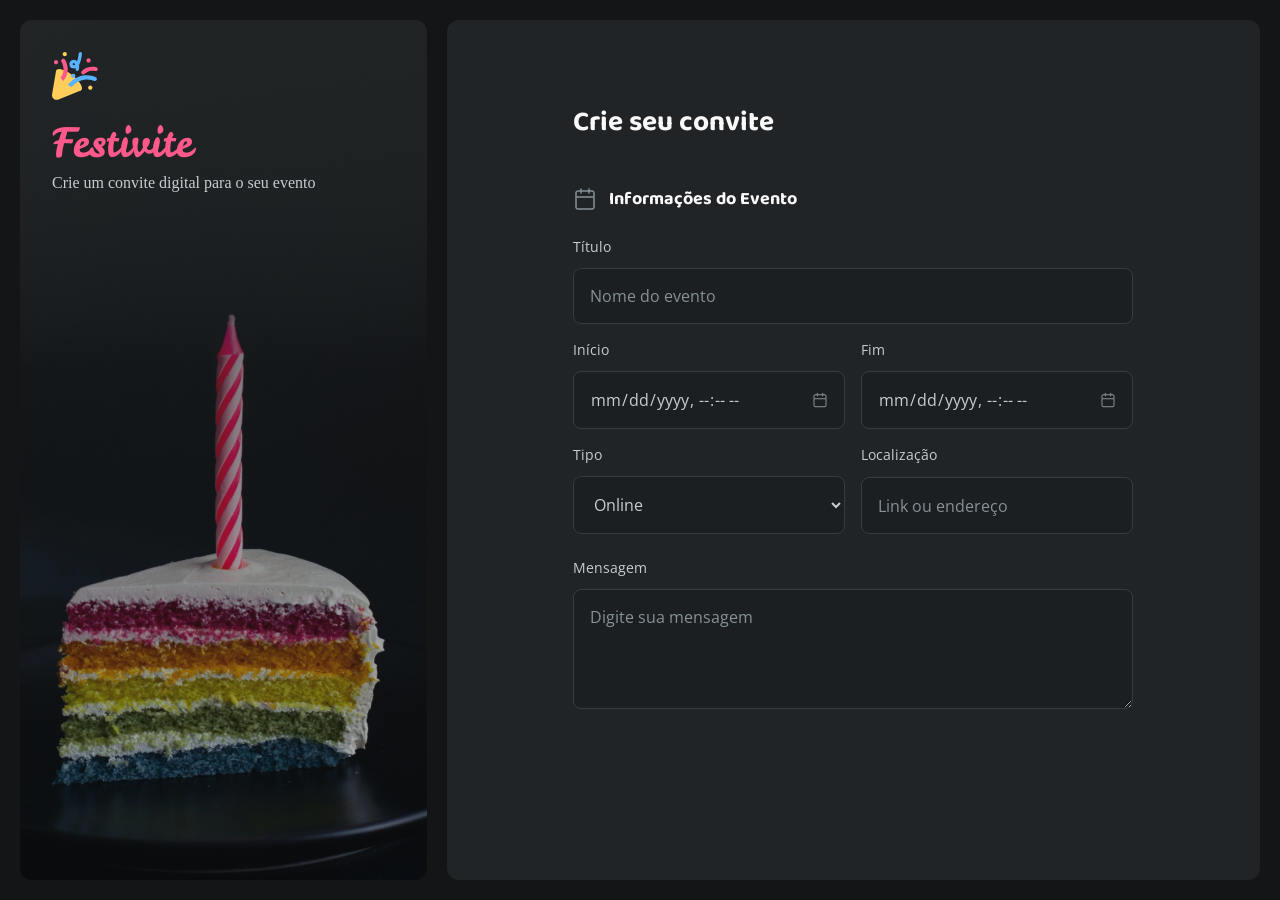
<file: v2/index.html>
<!DOCTYPE html>
<html lang="pt-br">
<head>
  <!-- preconnect -->
  <link rel="preconnect" href="https://fonts.googleapis.com">
  <link rel="preconnect" href="https://fonts.gstatic.com" crossorigin>
  <!-- metadatas -->
  <meta charset="UTF-8">
  <meta name="viewport" content="width=device-width, initial-scale=1.0">
  <meta name="description" content="Trabalho acadêmico para a matéria de HTML e CSS, nível 4/12 da formação Full-Stack da Rocketseat">
  <meta name="author" content="Gustavo Prado">
  <meta name="keywords" content="HTML, CSS, Rocketseat, Full-Stack, Formulário, Invite">
  <!-- title -->
  <title>Invite Form</title>
  <!-- links -->
  <link href="https://fonts.googleapis.com/css2?family=Baloo+2:wght@700&family=Leckerli+One&family=Open+Sans:ital,wght@0,300..800;1,300..800&display=swap" rel="stylesheet">
  <link rel="stylesheet" href="./css/_index.css">
</head>
<body>
  <div class="main-container">
    <div class="col-1">
      <div class="container">
        <svg width="46" height="48" viewBox="0 0 46 48" fill="none" xmlns="http://www.w3.org/2000/svg">
<g clip-path="url(#clip0_2128_1480)">
<path d="M4.0295 12.3528C4.3109 12.3573 4.59038 12.3058 4.85167 12.2012C5.11295 12.0966 5.35081 11.941 5.5514 11.7436C5.75198 11.5462 5.91128 11.3108 6.02002 11.0513C6.12875 10.7917 6.18475 10.5131 6.18475 10.2316C6.18475 9.95017 6.12875 9.67155 6.02002 9.41196C5.91128 9.15237 5.75198 8.91702 5.5514 8.7196C5.35081 8.52218 5.11295 8.36665 4.85167 8.26206C4.59038 8.15747 4.3109 8.10591 4.0295 8.11039C2.87051 8.12794 1.94006 9.07254 1.94006 10.2317C1.94006 11.3909 2.87051 12.3353 4.0295 12.3528ZM36.5178 10.5548C36.7987 10.5584 37.0775 10.5062 37.3381 10.4012C37.5986 10.2962 37.8357 10.1405 38.0356 9.94314C38.2355 9.74577 38.3942 9.51066 38.5025 9.25146C38.6109 8.99227 38.6666 8.71414 38.6666 8.43322C38.6665 8.1523 38.6107 7.87419 38.5023 7.61502C38.394 7.35585 38.2352 7.12078 38.0352 6.92346C37.8353 6.72615 37.5981 6.5705 37.3376 6.46557C37.077 6.36063 36.7982 6.30849 36.5173 6.31218C35.3583 6.32973 34.428 7.27451 34.428 8.43367C34.4282 9.59284 35.3588 10.5374 36.5178 10.5548Z" fill="#FF598B"/>
<path d="M38.2393 37.8084C38.5208 37.8129 38.8002 37.7613 39.0615 37.6566C39.3228 37.552 39.5606 37.3965 39.7612 37.199C39.9617 37.0016 40.121 36.7662 40.2297 36.5066C40.3384 36.247 40.3944 35.9684 40.3943 35.6869C40.3943 35.4055 40.3383 35.1269 40.2295 34.8673C40.1207 34.6077 39.9614 34.3724 39.7608 34.175C39.5602 33.9776 39.3223 33.8221 39.061 33.7175C38.7997 33.613 38.5202 33.5615 38.2388 33.566C37.0798 33.5835 36.1496 34.5283 36.1497 35.6875C36.1499 36.8466 37.0804 37.791 38.2393 37.8084ZM12.6935 4.24281C12.9744 4.24646 13.2532 4.19428 13.5138 4.08931C13.7744 3.98435 14.0115 3.82867 14.2114 3.63133C14.4113 3.43398 14.5701 3.1989 14.6784 2.93972C14.7868 2.68053 14.8426 2.40241 14.8426 2.12149C14.8426 1.84057 14.7868 1.56245 14.6784 1.30327C14.5701 1.04409 14.4113 0.809 14.2114 0.611656C14.0115 0.414312 13.7744 0.258638 13.5138 0.15367C13.2532 0.0487018 12.9744 -0.00347109 12.6935 0.000179118C11.5343 0.0179105 10.6041 0.962328 10.6041 2.12149C10.6041 3.28066 11.5343 4.22525 12.6935 4.24281Z" fill="#FFCD59"/>
<path d="M25.2439 18.9743C24.9923 18.9743 24.744 18.9169 24.5179 18.8066C24.2918 18.6963 24.0937 18.5359 23.9388 18.3377C23.7839 18.1395 23.6762 17.9086 23.6238 17.6625C23.5715 17.4164 23.5758 17.1616 23.6366 16.9175C23.7028 16.6521 23.7569 16.3856 23.7976 16.1196C23.3005 16.3248 22.771 16.4403 22.2336 16.4606C21.2702 16.4973 20.4077 16.3349 19.6725 15.9788C18.952 15.6336 18.352 15.0796 17.9505 14.3889C17.1598 13.0184 17.228 11.2155 18.1232 9.79576C18.9766 8.4403 20.4222 7.70669 21.9893 7.82651C23.1965 7.9209 24.2545 8.37296 25.1018 9.14866C25.2562 8.71319 25.4039 8.24734 25.5448 7.7511C26.4104 4.69594 26.6962 1.62806 26.6985 1.59707C26.7181 1.38053 26.7802 1.16996 26.8812 0.97741C26.9821 0.784857 27.1201 0.614092 27.2871 0.474873C27.4541 0.335654 27.6469 0.230711 27.8545 0.16604C28.0621 0.101369 28.2804 0.078238 28.4969 0.0979694C28.9342 0.137959 29.3377 0.349889 29.6188 0.687196C29.8999 1.0245 30.0355 1.4596 29.996 1.89689C29.984 2.03427 29.6794 5.30525 28.7301 8.6554C28.2508 10.347 27.6845 11.7765 27.043 12.9177C27.0902 13.1721 27.1279 13.4331 27.156 13.7008C27.2896 14.9923 27.1832 16.3827 26.849 17.7208C26.759 18.0785 26.5523 18.396 26.2616 18.623C25.9708 18.85 25.6127 18.9738 25.2439 18.9743ZM21.6397 11.1245C21.4685 11.1245 21.1669 11.1747 20.924 11.5598C20.6916 11.9287 20.6461 12.4325 20.8187 12.7318C21.0483 13.13 21.7239 13.1647 22.1065 13.1502C22.5406 13.1337 22.9855 12.8615 23.4208 12.3654C23.3483 12.2135 23.2626 12.0684 23.1646 11.9316C22.8052 11.4324 22.3502 11.1772 21.7322 11.1288C21.7089 11.1274 21.6775 11.1245 21.6397 11.1245Z" fill="#59B2FF"/>
<path d="M20.4825 23.5107C13.6151 18.0974 6.43717 15.7521 4.45018 18.2726C4.26322 18.5123 4.12581 18.7868 4.04594 19.0802C4.03377 19.1158 4.02443 19.1523 4.018 19.1894V19.1937C3.99138 19.3068 3.9715 19.4212 3.95836 19.5371L0.070362 42.3009C-0.552384 45.9568 3.06678 48.8839 6.51221 47.5116L27.5966 39.1101C27.9684 38.9622 28.8834 38.397 29.1338 38.085C29.2002 38.02 29.2621 37.9512 29.3196 37.8784C31.3062 35.3575 27.3494 28.9254 20.4825 23.5101V23.5107Z" fill="#FFCD59"/>
<path d="M29.3173 37.8795C31.3053 35.3577 27.35 28.9243 20.4826 23.5107C13.6152 18.0969 6.43633 15.7526 4.44845 18.2744C2.46057 20.7962 6.41555 27.2296 13.283 32.6432C20.1504 38.057 27.3292 40.4013 29.3173 37.8795Z" fill="#FFCD59"/>
<path d="M28.1183 36.4109C29.7496 34.3411 26.1561 28.7876 20.0914 24.0068C14.0268 19.2256 7.78748 17.0278 6.15638 19.097C4.52474 21.1667 8.11829 26.7202 14.1829 31.5011C20.2474 36.2823 26.4869 38.4806 28.1183 36.4109Z" fill="#FFCD59"/>
<path d="M21.2302 25.9795C21.5111 25.9831 21.7899 25.9309 22.0505 25.826C22.311 25.721 22.5482 25.5653 22.7481 25.368C22.948 25.1706 23.1068 24.9356 23.2151 24.6764C23.3234 24.4172 23.3792 24.1391 23.3792 23.8582C23.3792 23.5772 23.3234 23.2991 23.2151 23.0399C23.1068 22.7807 22.948 22.5457 22.7481 22.3483C22.5482 22.151 22.311 21.9953 22.0505 21.8903C21.7899 21.7854 21.5111 21.7332 21.2302 21.7368C20.0712 21.7544 19.1407 22.699 19.1407 23.8582C19.1407 25.0173 20.0712 25.9619 21.2302 25.9795Z" fill="#59B2FF"/>
<path d="M32.6708 21.852L32.6864 21.8346C32.7057 21.8139 32.7415 21.7755 32.7931 21.7234C32.9538 21.5636 33.1211 21.4106 33.2946 21.2649C33.9322 20.7312 34.6289 20.2727 35.3711 19.8983C37.1851 18.9804 39.886 18.2314 43.4282 19.0481C44.4926 19.2935 45.5541 18.6297 45.7997 17.5655C46.0451 16.5013 45.3813 15.4395 44.3171 15.1942C39.7316 14.1369 36.0859 15.1035 33.5848 16.3702C32.5692 16.8826 31.6162 17.5106 30.7447 18.2416C30.4832 18.4614 30.2313 18.6924 29.9898 18.934C29.8961 19.0282 29.8047 19.1246 29.7157 19.2233L29.6942 19.2475L29.6867 19.2561L29.6831 19.26L29.6819 19.2614C29.6814 19.2623 29.6803 19.2632 31.1794 20.5528L29.6803 19.2632C28.9859 20.091 29.0842 21.3229 29.9011 22.03C30.718 22.7371 31.9511 22.658 32.6708 21.852ZM13.08 7.74591C12.9324 7.51168 12.7402 7.30885 12.5141 7.14905C12.2881 6.98925 12.0327 6.87562 11.7627 6.81466C11.4927 6.7537 11.2133 6.74661 10.9405 6.79381C10.6677 6.841 10.407 6.94154 10.1731 7.08967C9.93912 7.23735 9.73652 7.42969 9.57688 7.65569C9.41725 7.88169 9.30371 8.13694 9.24275 8.40684C9.18179 8.67673 9.17461 8.956 9.22161 9.22867C9.26862 9.50135 9.36889 9.76209 9.51669 9.996C9.59317 10.1183 11.1605 12.6575 11.4825 16.135C11.8103 19.6682 10.7722 22.9159 8.39246 25.8281C9.19377 26.8465 10.1581 27.905 11.2596 28.9637C12.7837 27.2024 13.9305 25.3096 14.684 23.307C15.6109 20.8433 15.9388 18.2309 15.6593 15.5432C15.2138 11.2673 13.3536 8.18024 13.08 7.74591Z" fill="#FF598B"/>
<path d="M39.4463 28.0438C40.5213 28.322 41.2811 28.6252 41.6094 28.7663C41.9931 29.0018 42.4417 29.1092 42.8905 29.0732C43.3392 29.0371 43.7649 28.8594 44.1061 28.5657C44.3321 28.3704 44.5144 28.1297 44.6412 27.8592C44.7679 27.5887 44.8362 27.2945 44.8417 26.9959C44.8492 26.5458 44.7134 26.1049 44.4539 25.737C44.1944 25.3692 43.8247 25.0933 43.3981 24.9494C42.3919 24.5026 38.5793 22.9936 33.5395 23.2617C30.1471 23.4421 26.8848 24.3817 23.844 26.0572C20.9647 27.6441 18.2911 29.8922 15.8638 32.7602C17.0219 33.5842 18.2282 34.3382 19.4764 35.0181C23.5746 30.3471 28.3032 27.8151 33.5719 27.4805C35.5475 27.3606 37.5295 27.5507 39.4463 28.0438Z" fill="#59B2FF"/>
</g>
<defs>
<clipPath id="clip0_2128_1480">
<rect width="45.8507" height="48" fill="white"/>
</clipPath>
</defs>
        </svg>
        <div class="container">
          <h1>Festivite</h1>
          <p>Crie um convite digital para o seu evento</p>
        </div>
      </div>
    </div>
    
    <div class="col-2">
      <div class="container">
        <h2>Crie seu convite</h2>
        <form action="" class="form-container">
          <fieldset>
            <div class="fieldset-title">
              <svg width="24" height="24" viewBox="0 0 24 24" fill="none" xmlns="http://www.w3.org/2000/svg">
<path fill-rule="evenodd" clip-rule="evenodd" d="M8 1.25C8.41421 1.25 8.75 1.58579 8.75 2V3.25H15.25V2C15.25 1.58579 15.5858 1.25 16 1.25C16.4142 1.25 16.75 1.58579 16.75 2V3.25H19C20.5188 3.25 21.75 4.48122 21.75 6V20C21.75 21.5188 20.5188 22.75 19 22.75H5C3.48122 22.75 2.25 21.5188 2.25 20V6C2.25 4.48122 3.48122 3.25 5 3.25H7.25V2C7.25 1.58579 7.58579 1.25 8 1.25ZM7.25 4.75H5C4.30964 4.75 3.75 5.30964 3.75 6V9.25H20.25V6C20.25 5.30964 19.6904 4.75 19 4.75H16.75V6C16.75 6.41421 16.4142 6.75 16 6.75C15.5858 6.75 15.25 6.41421 15.25 6V4.75H8.75V6C8.75 6.41421 8.41421 6.75 8 6.75C7.58579 6.75 7.25 6.41421 7.25 6V4.75ZM20.25 10.75H3.75V20C3.75 20.6904 4.30964 21.25 5 21.25H19C19.6904 21.25 20.25 20.6904 20.25 20V10.75Z" fill="#869198"/>
              </svg>
              <legend>Informações do Evento</legend>
            </div>
            
            <div class="fieldset-form">
            <!-- title -->
            <div class="input-wrapper">
              <label for="title">Título</label>
              <input type="text" name="title" id="title" placeholder="Nome do evento" required>
            </div>
            <!-- date -->
             <div class="input-container">
               <!-- start -->
              <div class="input-wrapper">
                 <label for="start">Início</label>
                 <input type="datetime-local" name="start" id="start" placeholder="Data e hora de início" required>
               </div>
               <!-- end -->
               <div class="input-wrapper">
                 <label for="end">Fim</label>
                 <input type="datetime-local" name="end" id="end" placeholder="Data e hora de término" required>
               </div>
             </div>
            <!-- location -->
             <div class="input-container">
               <!-- kind -->
              <div class="input-wrapper">
                 <label for="kind">Tipo</label>
                 <select name="kind" id="kind">
                   <option value="online">Online</option>
                   <option value="presencial">Presencial</option>
                 </select>
               </div>
               <!-- location -->
               <div class="input-wrapper">
                 <label for="location">Localização</label>
                 <input type="text" name="location" id="location" placeholder="Link ou endereço" required>
               </div>
             </div>
            </div>
            <!-- message -->
            <div class="input-wrapper">
              <label for="message">Mensagem</label>
              <textarea name="message" id="message" placeholder="Digite sua mensagem" required></textarea>
            </div>
          </fieldset>
        </form>
      </div>
    </div>
  </div>
</body>
</html>
</file>
<file: v2/css/_index.css>
@import url(./1.settings/_index.css);
@import url(./2.tools/_index.css);
@import url(./3.generics/_index.css);
@import url(./4.elements/_index.css);
@import url(./5.objects/_index.css);
@import url(./6.components/_index.css);
@import url(./7.trumps/_index.css);
</file>
